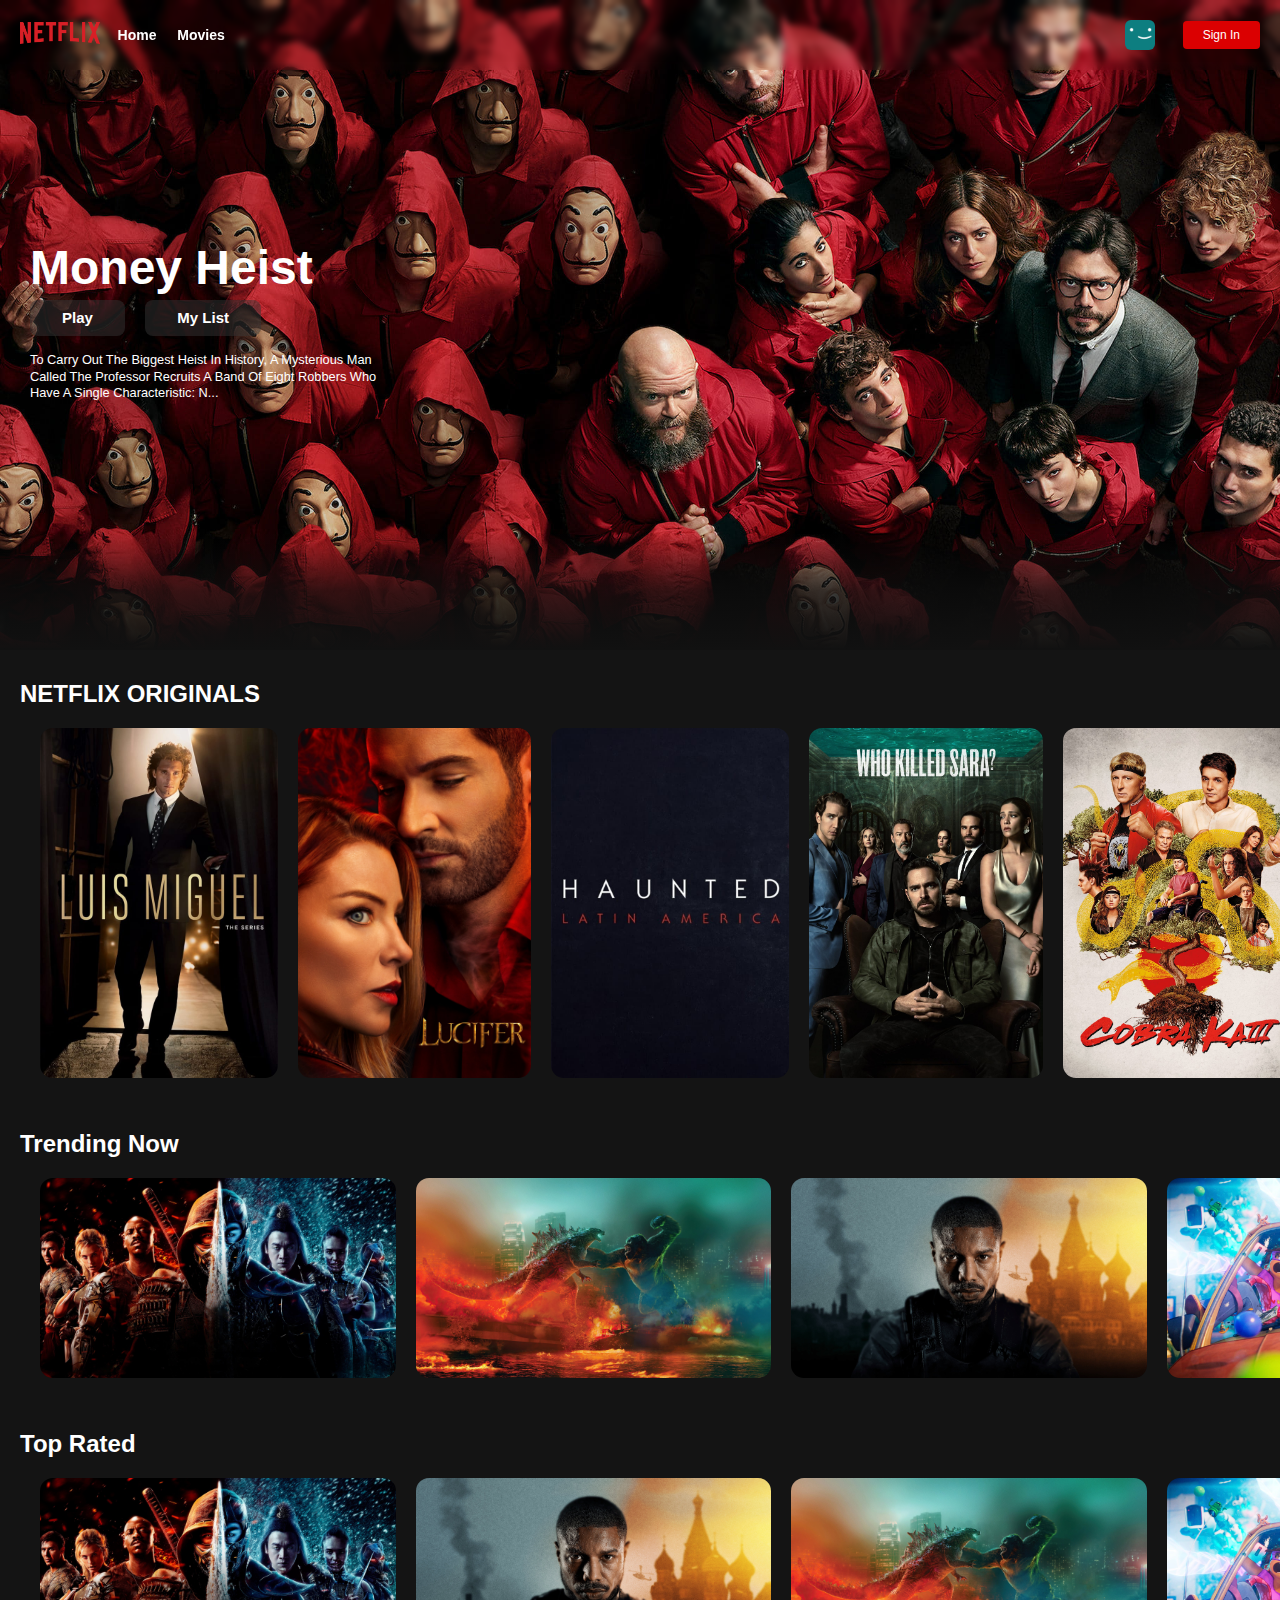
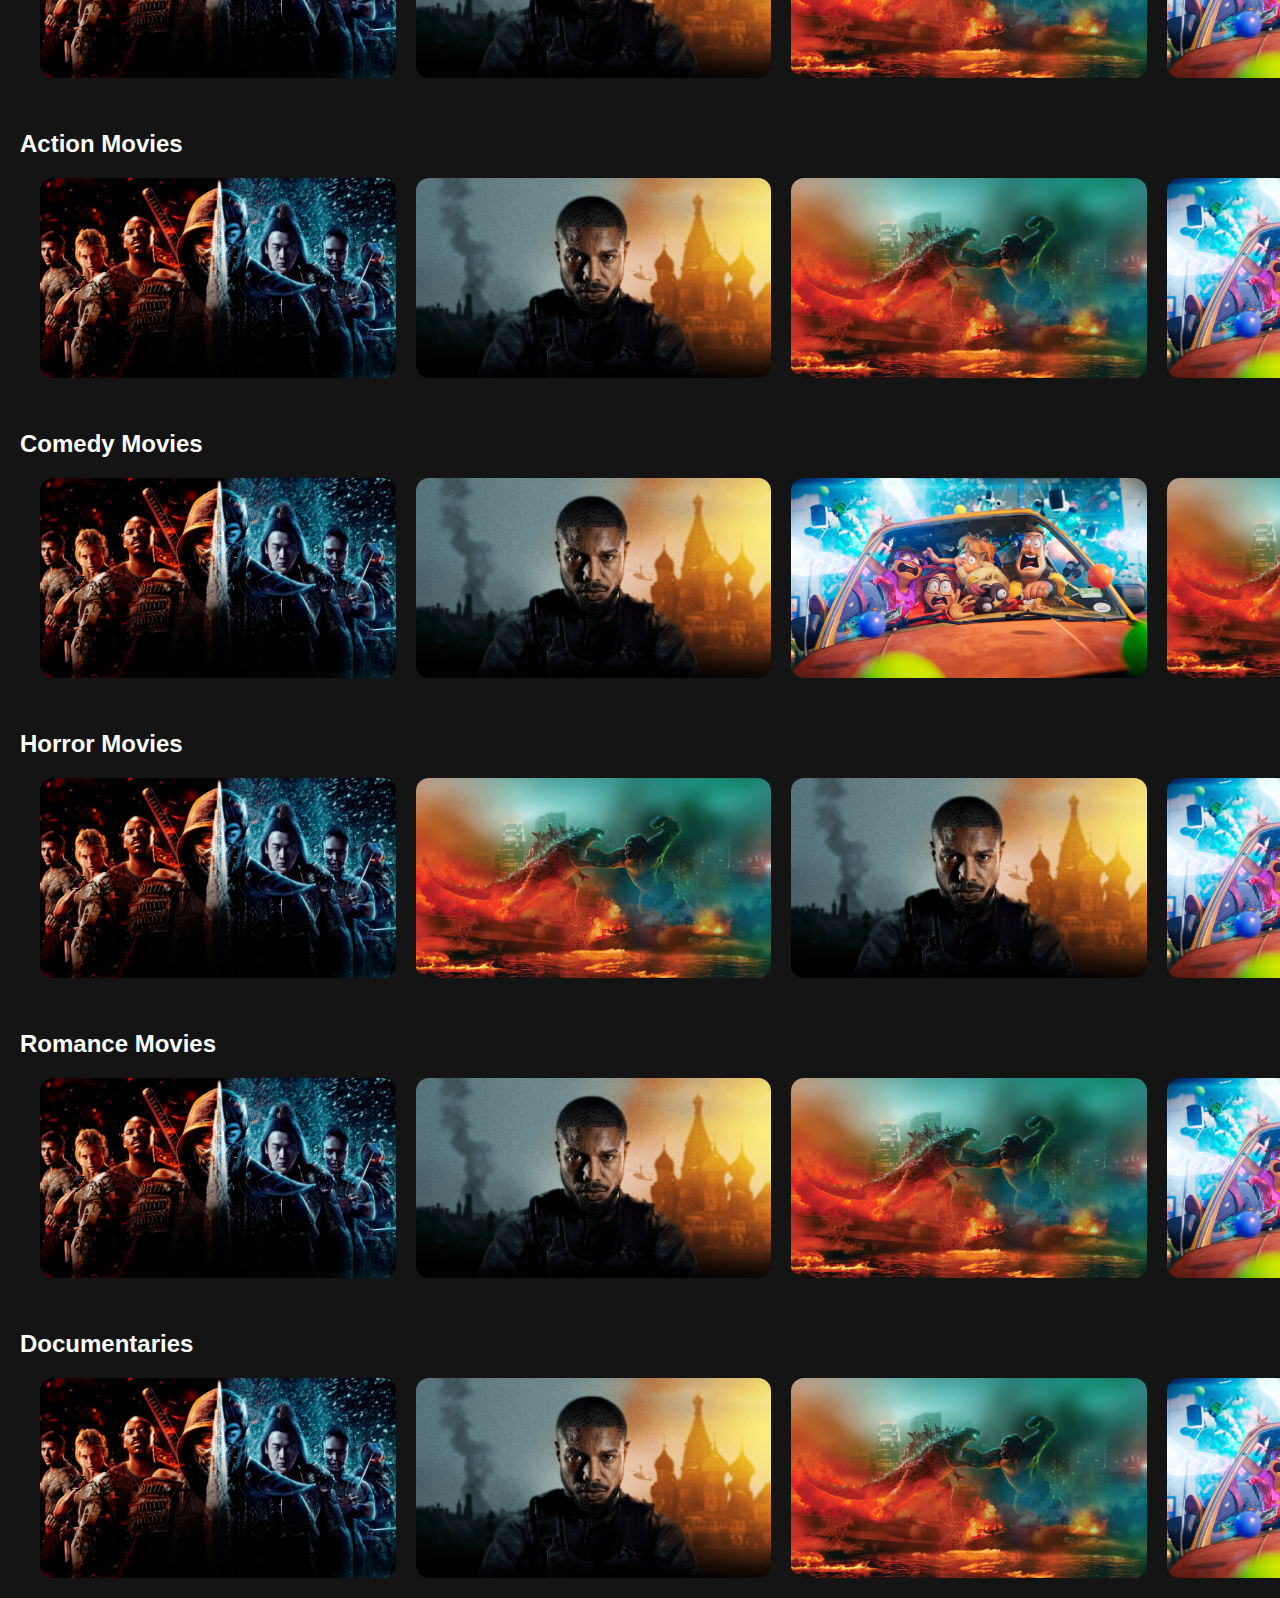
<file: Pages/movies.html>
<!DOCTYPE html>
<html lang="en">

<head>
  <meta charset="UTF-8" />
  <meta name="viewport" content="width=device-width, initial-scale=1.0" />
  <title>Netflix/Movies</title>
  <!-- ========== Start Links ========== -->
  <link rel="stylesheet" href="../style/style.css" />
  <link rel="shortcut icon" href="../images/favicon.ico" type="image/x-icon" />
  <!-- ========== End Links ========== -->
</head>

<body class="movies-page-body">

  <!-- ========== Start Section Nav ========== -->

  <!-- <nav class="nav" id="nav">
    <img src="../images/netflix-logo.png" alt="logo" class="nav-logo">
    <img src="../images/netflix-avatar.png" alt="" class="nav-avatar">
  </nav> -->
  <nav class="nav">
    <div class="nav-content">
      <a href="../index.html">
        <img class="nav-logo" src="../images/logo.png" alt="Netflix Logo" />
      </a>
      <ul>
        <li><a href="../index.html">Home</a></li>
        <li><a href="./movies.html">Movies</a></li>
      </ul>
    </div>

    <div class="btn-container">
      <img src="../images/netflix-avatar.png" alt="" class="nav-avatar">
      <button>Sign In</button>
    </div>
  </nav>
  <!-- ========== End Section Nav ========== -->

  <!-- ========== Start Section Banner ========== -->

  <div class="banner">
    <div class="banner-contents">
      <h1 class="banner-title">Money Heist</h1>
      <div class="banner-buttons">
        <button class="banner-btn">Play</button>
        <button class="banner-btn">My List</button>
      </div>
      <div class="banner-description">
        To Carry Out The Biggest Heist In History, A Mysterious Man Called The Professor Recruits A Band Of Eight
        Robbers Who Have a Single characteristic: n...
      </div>
    </div>
    <div class="banner-fadded-bottom">

    </div>
  </div>

  <!-- ========== End Section Banner ========== -->




  <!-- ========== Start Section Netflix Originals ========== -->

  <div class="row">
    <h2>NETFLIX ORIGINALS</h2>
    <div class="row__posters">
      <img src="../images/large-movie1.jpg" alt="movie banner" class="row__poster row__posterLarge" />
      <img src="../images/large-movie2.jpg" alt="movie banner" class="row__poster row__posterLarge" />
      <img src="../images/large-movie3.jpg" alt="movie banner" class="row__poster row__posterLarge" />
      <img src="../images/large-movie4.jpg" alt="movie banner" class="row__poster row__posterLarge" />
      <img src="../images/large-movie5.jpg" alt="movie banner" class="row__poster row__posterLarge" />
      <img src="../images/large-movie6.jpg" alt="movie banner" class="row__poster row__posterLarge" />
      <img src="../images/large-movie7.jpg" alt="movie banner" class="row__poster row__posterLarge" />
      <img src="../images/large-movie8.jpg" alt="movie banner" class="row__poster row__posterLarge" />
      <img src="../images/large-movie1.jpg" alt="movie banner" class="row__poster row__posterLarge" />
      <img src="../images/large-movie2.jpg" alt="movie banner" class="row__poster row__posterLarge" />
      <img src="../images/large-movie3.jpg" alt="movie banner" class="row__poster row__posterLarge" />
      <img src="../images/large-movie4.jpg" alt="movie banner" class="row__poster row__posterLarge" />
      <img src="../images/large-movie5.jpg" alt="movie banner" class="row__poster row__posterLarge" />
      <img src="../images/large-movie6.jpg" alt="movie banner" class="row__poster row__posterLarge" />
      <img src="../images/large-movie7.jpg" alt="movie banner" class="row__poster row__posterLarge" />
      <img src="../images/large-movie8.jpg" alt="movie banner" class="row__poster row__posterLarge" />
    </div>
  </div>

  <!-- ========== End Section Netflix Originals ========== -->




  <!-- ========== Start Section  Trending Now ========== -->



  <div class="row">
    <h2>Trending Now</h2>
    <div class="row__posters">
      <img src="../images/small-movie1.jpg" alt="movie banner" class="row__poster" />
      <img src="../images/small-movie3.jpg" alt="movie banner" class="row__poster" />
      <img src="../images/small-movie2.jpg" alt="movie banner" class="row__poster" />
      <img src="../images/small-movie4.jpg" alt="movie banner" class="row__poster" />
      <img src="../images/small-movie5.jpg" alt="movie banner" class="row__poster" />
      <img src="../images/small-movie7.jpg" alt="movie banner" class="row__poster" />
      <img src="../images/small-movie6.jpg" alt="movie banner" class="row__poster" />
      <img src="../images/small-movie1.jpg" alt="movie banner" class="row__poster" />
      <img src="../images/small-movie8.jpg" alt="movie banner" class="row__poster" />
      <img src="../images/small-movie2.jpg" alt="movie banner" class="row__poster" />
      <img src="../images/small-movie3.jpg" alt="movie banner" class="row__poster" />
      <img src="../images/small-movie6.jpg" alt="movie banner" class="row__poster" />
      <img src="../images/small-movie5.jpg" alt="movie banner" class="row__poster" />
      <img src="../images/small-movie4.jpg" alt="movie banner" class="row__poster" />
      <img src="../images/small-movie7.jpg" alt="movie banner" class="row__poster" />
      <img src="../images/small-movie8.jpg" alt="movie banner" class="row__poster" />
    </div>
  </div>

  <!-- ========== End Section  Trending Now ========== -->




  <!-- ========== Start Section  Top Rated ========== -->



  <div class="row">
    <h2>Top Rated</h2>
    <div class="row__posters">
      <img src="../images/small-movie1.jpg" alt="movie banner" class="row__poster" />
      <img src="../images/small-movie2.jpg" alt="movie banner" class="row__poster" />
      <img src="../images/small-movie3.jpg" alt="movie banner" class="row__poster" />
      <img src="../images/small-movie4.jpg" alt="movie banner" class="row__poster" />
      <img src="../images/small-movie5.jpg" alt="movie banner" class="row__poster" />
      <img src="../images/small-movie8.jpg" alt="movie banner" class="row__poster" />
      <img src="../images/small-movie7.jpg" alt="movie banner" class="row__poster" />
      <img src="../images/small-movie6.jpg" alt="movie banner" class="row__poster" />
      <img src="../images/small-movie2.jpg" alt="movie banner" class="row__poster" />
      <img src="../images/small-movie1.jpg" alt="movie banner" class="row__poster" />
      <img src="../images/small-movie5.jpg" alt="movie banner" class="row__poster" />
      <img src="../images/small-movie4.jpg" alt="movie banner" class="row__poster" />
      <img src="../images/small-movie3.jpg" alt="movie banner" class="row__poster" />
      <img src="../images/small-movie6.jpg" alt="movie banner" class="row__poster" />
      <img src="../images/small-movie7.jpg" alt="movie banner" class="row__poster" />
      <img src="../images/small-movie8.jpg" alt="movie banner" class="row__poster" />
    </div>
  </div>


  <!-- ========== End Section  Top Rated ========== -->




  <!-- ========== Start Section Action Movies ========== -->


  <div class="row">
    <h2>Action Movies</h2>
    <div class="row__posters">
      <img src="../images/small-movie1.jpg" alt="movie banner" class="row__poster" />
      <img src="../images/small-movie2.jpg" alt="movie banner" class="row__poster" />
      <img src="../images/small-movie3.jpg" alt="movie banner" class="row__poster" />
      <img src="../images/small-movie4.jpg" alt="movie banner" class="row__poster" />
      <img src="../images/small-movie8.jpg" alt="movie banner" class="row__poster" />
      <img src="../images/small-movie6.jpg" alt="movie banner" class="row__poster" />
      <img src="../images/small-movie5.jpg" alt="movie banner" class="row__poster" />
      <img src="../images/small-movie7.jpg" alt="movie banner" class="row__poster" />
      <img src="../images/small-movie1.jpg" alt="movie banner" class="row__poster" />
      <img src="../images/small-movie8.jpg" alt="movie banner" class="row__poster" />
      <img src="../images/small-movie2.jpg" alt="movie banner" class="row__poster" />
      <img src="../images/small-movie3.jpg" alt="movie banner" class="row__poster" />
      <img src="../images/small-movie4.jpg" alt="movie banner" class="row__poster" />
      <img src="../images/small-movie5.jpg" alt="movie banner" class="row__poster" />
      <img src="../images/small-movie6.jpg" alt="movie banner" class="row__poster" />
      <img src="../images/small-movie7.jpg" alt="movie banner" class="row__poster" />
    </div>
  </div>

  <!-- ========== End Section Action Movies ========== -->

  <!-- ========== Start Section Comedy Movies ========== -->


  <div class="row">
    <h2>Comedy Movies</h2>
    <div class="row__posters">
      <img src="../images/small-movie1.jpg" alt="movie banner" class="row__poster" />
      <img src="../images/small-movie2.jpg" alt="movie banner" class="row__poster" />
      <img src="../images/small-movie4.jpg" alt="movie banner" class="row__poster" />
      <img src="../images/small-movie3.jpg" alt="movie banner" class="row__poster" />
      <img src="../images/small-movie6.jpg" alt="movie banner" class="row__poster" />
      <img src="../images/small-movie5.jpg" alt="movie banner" class="row__poster" />
      <img src="../images/small-movie8.jpg" alt="movie banner" class="row__poster" />
      <img src="../images/small-movie7.jpg" alt="movie banner" class="row__poster" />
      <img src="../images/small-movie1.jpg" alt="movie banner" class="row__poster" />
      <img src="../images/small-movie3.jpg" alt="movie banner" class="row__poster" />
      <img src="../images/small-movie2.jpg" alt="movie banner" class="row__poster" />
      <img src="../images/small-movie4.jpg" alt="movie banner" class="row__poster" />
      <img src="../images/small-movie5.jpg" alt="movie banner" class="row__poster" />
      <img src="../images/small-movie6.jpg" alt="movie banner" class="row__poster" />
      <img src="../images/small-movie7.jpg" alt="movie banner" class="row__poster" />
      <img src="../images/small-movie8.jpg" alt="movie banner" class="row__poster" />
    </div>
  </div>

  <!-- ========== End Section Comedy Movies ========== -->



  <!-- ========== Start Section Horror Movies ========== -->


  <div class="row">
    <h2>Horror Movies</h2>
    <div class="row__posters">
      <img src="../images/small-movie1.jpg" alt="movie banner" class="row__poster" />
      <img src="../images/small-movie3.jpg" alt="movie banner" class="row__poster" />
      <img src="../images/small-movie2.jpg" alt="movie banner" class="row__poster" />
      <img src="../images/small-movie4.jpg" alt="movie banner" class="row__poster" />
      <img src="../images/small-movie6.jpg" alt="movie banner" class="row__poster" />
      <img src="../images/small-movie5.jpg" alt="movie banner" class="row__poster" />
      <img src="../images/small-movie8.jpg" alt="movie banner" class="row__poster" />
      <img src="../images/small-movie7.jpg" alt="movie banner" class="row__poster" />
      <img src="../images/small-movie2.jpg" alt="movie banner" class="row__poster" />
      <img src="../images/small-movie1.jpg" alt="movie banner" class="row__poster" />
      <img src="../images/small-movie3.jpg" alt="movie banner" class="row__poster" />
      <img src="../images/small-movie4.jpg" alt="movie banner" class="row__poster" />
      <img src="../images/small-movie5.jpg" alt="movie banner" class="row__poster" />
      <img src="../images/small-movie6.jpg" alt="movie banner" class="row__poster" />
      <img src="../images/small-movie7.jpg" alt="movie banner" class="row__poster" />
      <img src="../images/small-movie8.jpg" alt="movie banner" class="row__poster" />
    </div>
  </div>

  <!-- ========== End Section Horror Movies ========== -->



  <!-- ========== Start Section Romance Movies ========== -->


  <div class="row">
    <h2>Romance Movies</h2>
    <div class="row__posters">
      <img src="../images/small-movie1.jpg" alt="movie banner" class="row__poster" />
      <img src="../images/small-movie2.jpg" alt="movie banner" class="row__poster" />
      <img src="../images/small-movie3.jpg" alt="movie banner" class="row__poster" />
      <img src="../images/small-movie4.jpg" alt="movie banner" class="row__poster" />
      <img src="../images/small-movie5.jpg" alt="movie banner" class="row__poster" />
      <img src="../images/small-movie6.jpg" alt="movie banner" class="row__poster" />
      <img src="../images/small-movie7.jpg" alt="movie banner" class="row__poster" />
      <img src="../images/small-movie8.jpg" alt="movie banner" class="row__poster" />
      <img src="../images/small-movie1.jpg" alt="movie banner" class="row__poster" />
      <img src="../images/small-movie2.jpg" alt="movie banner" class="row__poster" />
      <img src="../images/small-movie3.jpg" alt="movie banner" class="row__poster" />
      <img src="../images/small-movie4.jpg" alt="movie banner" class="row__poster" />
      <img src="../images/small-movie5.jpg" alt="movie banner" class="row__poster" />
      <img src="../images/small-movie6.jpg" alt="movie banner" class="row__poster" />
      <img src="../images/small-movie7.jpg" alt="movie banner" class="row__poster" />
      <img src="../images/small-movie8.jpg" alt="movie banner" class="row__poster" />
    </div>
  </div>

  <!-- ========== End Section Romance Movies ========== -->



  <!-- ========== Start Section Documentaries ========== -->


  <div class="row">
    <h2>Documentaries</h2>
    <div class="row__posters">
      <img src="../images/small-movie1.jpg" alt="movie banner" class="row__poster" />
      <img src="../images/small-movie2.jpg" alt="movie banner" class="row__poster" />
      <img src="../images/small-movie3.jpg" alt="movie banner" class="row__poster" />
      <img src="../images/small-movie4.jpg" alt="movie banner" class="row__poster" />
      <img src="../images/small-movie5.jpg" alt="movie banner" class="row__poster" />
      <img src="../images/small-movie6.jpg" alt="movie banner" class="row__poster" />
      <img src="../images/small-movie7.jpg" alt="movie banner" class="row__poster" />
      <img src="../images/small-movie8.jpg" alt="movie banner" class="row__poster" />
      <img src="../images/small-movie1.jpg" alt="movie banner" class="row__poster" />
      <img src="../images/small-movie2.jpg" alt="movie banner" class="row__poster" />
      <img src="../images/small-movie3.jpg" alt="movie banner" class="row__poster" />
      <img src="../images/small-movie4.jpg" alt="movie banner" class="row__poster" />
      <img src="../images/small-movie5.jpg" alt="movie banner" class="row__poster" />
      <img src="../images/small-movie6.jpg" alt="movie banner" class="row__poster" />
      <img src="../images/small-movie7.jpg" alt="movie banner" class="row__poster" />
      <img src="../images/small-movie8.jpg" alt="movie banner" class="row__poster" />
    </div>
  </div>

  <!-- ========== End Section Documentaries ========== -->


</body>

</html>
</file>
<file: style/style.css>
* {
  margin: 0;
  padding: 0;
  box-sizing: border-box;
  font-family: Arial, Helvetica, sans-serif;
  border: none;
  text-decoration: none;
  list-style: none;
  text-transform: capitalize;
}

body {
  background: #000;
  color: #fff;
}
/***** Header Section *****/

.header {
  width: 100%;
  height: 100vh;
  background-image: linear-gradient(rgba(0, 0, 0, 0.7), rgba(0, 0, 0, 0.7)),
    url(../images/header-image.png);
  background-size: cover;
  background-position: center;
  position: relative;

  & .nav-bar {
    width: 100%;
    display: flex;
    align-items: center;
    justify-content: space-between;
    padding: 15px;
    backdrop-filter: blur(9px);
    position: sticky;
    top: 0;
    z-index: 999;

    & .nav-content {
      display: flex;
      gap: 3rem;
      align-items: center;
    }
    & ul {
      display: flex;
      gap: 1.6rem;

      & li a {
        color: #fff;
        font-size: 14px;
        font-weight: 700;
      }
    }

    & .logo {
      width: 150px;
      cursor: pointer;
    }
    & .btn-container button {
      border: 0;
      outline: 0;
      background: #db0001;
      color: #fff;
      padding: 7px 20px;
      font-size: 12px;
      border-radius: 4px;
      -webkit-border-radius: 4px;
      -moz-border-radius: 4px;
      -ms-border-radius: 4px;
      -o-border-radius: 4px;
      margin-left: 10px;
      cursor: pointer;
    }

    & .btn-container .lan-btn {
      display: inline-flex;
      align-items: center;
      background: transparent;
      border: 1px solid #fff;
      padding: 7px 10px;
    }
    & .btn-container .lan-btn img {
      width: 10px;
      margin-left: 10px;
    }
  }
  .header-content {
    position: absolute;
    top: 50%;
    left: 50%;
    transform: translate(-50%, -50%);
    -webkit-transform: translate(-50%, -50%);
    -moz-transform: translate(-50%, -50%);
    -ms-transform: translate(-50%, -50%);
    -o-transform: translate(-50%, -50%);
    text-align: center;
    margin-top: 100px;

    & h1 {
      font-size: 60px;
      line-height: 70px;
      font-weight: 600;
      max-width: 650px;
    }
    & h3 {
      font-weight: 400;
      margin-bottom: 22px;
    }
    & .email-signup {
      background: #fff;
      border-radius: 4px;
      -webkit-border-radius: 4px;
      -moz-border-radius: 4px;
      -ms-border-radius: 4px;
      -o-border-radius: 4px;
      display: flex;
      align-items: center;
      margin-top: 30px;
      overflow: hidden;

      & input {
        flex: 1;
        border: 0;
        outline: 0;
        margin-left: 20px;
      }
      & button {
        background: #db0001;
        border: 0;
        outline: 0;
        color: #fff;
        font-size: 16px;
        cursor: pointer;
        padding: 15px 30px;
      }
    }
  }
}

/***** End Header Section *****/

/***** Features Section *****/

.features {
  padding: 50px 12%;
  font-size: 22px;

  & .row {
    display: flex;
    width: 100%;
    align-items: center;
    gap: 4rem;
    flex-wrap: wrap;
    padding: 50px 0;

    & .text-col {
      flex-basis: 50%;
      margin-bottom: 20px;

      & h2 {
        font-size: 50px;
        font-weight: 600;
        margin-bottom: 20px;
      }
    }
  }
}

/***** End Features Section *****/

.secImg {
  position: relative;
}

.secImg img {
  width: 555px;
  position: relative;
  z-index: 10;
}

.secImg video {
  position: absolute;
  top: 51px;
  right: 0;
  opacity: 0.3;
}

/***** FAQ Section *****/

.faq {
  padding: 10px 12%;
  text-align: center;
  border-bottom: 7px solid #535353;
  font-size: 18px;

  & h2 {
    font-size: 40px;
    font-weight: 500;
  }
  & .accordion {
    margin: 60px auto;
    width: 100%;
    max-width: 750px;

    & li {
      width: 100%;
      padding: 5px;
      & input[type="radio"] {
        display: none;
      }
      & label {
        display: flex;
        align-items: center;
        padding: 20px;
        font-size: 18px;
        font-weight: 500;
        background: #303030;
        margin-bottom: 2px;
        cursor: pointer;
        position: relative;
        &::after {
          content: "+";
          font-size: 30px;
          position: absolute;
          right: 20px;
          transition: rotate 0.6s;
          -webkit-transition: rotate 0.6s;
          -moz-transition: rotate 0.6s;
          -ms-transition: rotate 0.6s;
          -o-transition: rotate 0.6s;
        }
      }
    }
    & .content {
      background: #303030;
      text-align: left;
      padding: 0 20px;
      max-height: 0;
      overflow: hidden;
      transition: max-height 0.8s;
      -webkit-transition: max-height 0.8s;
      -moz-transition: max-height 0.8s;
      -ms-transition: max-height 0.8s;
      -o-transition: max-height 0.8s;
    }
    & input[type="radio"]:checked + label + .content {
      max-height: 600px;
      padding: 30px 20px;
    }
    & input[type="radio"]:checked + label::after {
      rotate: 135deg;
    }
  }
  & .email-signup {
    background: #fff;
    border-radius: 4px;
    -webkit-border-radius: 4px;
    -moz-border-radius: 4px;
    -ms-border-radius: 4px;
    -o-border-radius: 4px;
    display: flex;
    align-items: center;
    margin: 20px auto 60px;
    max-width: 600px;
    overflow: hidden;

    & input {
      flex: 1;
      border: 0;
      outline: 0;
      margin-left: 20px;
    }
    & button {
      background: #db0001;
      border: 0;
      outline: 0;
      color: #fff;
      font-size: 16px;
      cursor: pointer;
      padding: 15px 30px;
    }
  }
  & small {
    font-size: 14px;
  }
}

/***** End FAQ Section *****/

/***** Footer Section *****/

footer {
  width: 100%;
  max-width: 850px;
  margin: 60px auto;
  color: #919191;
  & .footer-content {
    display: flex;
    flex-direction: column;
    justify-content: center;
    gap: 2rem;

    & .lan-btn {
      display: inline-flex;
      align-items: center;
      background: transparent;
      border: 1px solid #fff;
      gap: 1rem;
      padding: 10px 10px;
      color: #fff;
      max-width: max-content;
    }
    & .lan-btn img {
      width: 10px;
      margin-left: 10px;
    }
  }
  & .ul-container {
    display: flex;
    gap: 9rem;

    & ul {
      flex-grow: 1;
      flex-basis: 30%;
    }

    & ul li {
      line-height: 1.6rem;
      font-size: 14px;
    }
  }
}

/***** End Footer Section *****/

/***** scrollbar Section *****/

/* width */
::-webkit-scrollbar {
  width: 0.6rem;
}

/* Track */
::-webkit-scrollbar-track {
  background: #a3a3a3;
}

/* Handle */
::-webkit-scrollbar-thumb {
  background: #db0001;
}

/* Handle on hover */
::-webkit-scrollbar-thumb:hover {
  background: #661818;
}

/***** End scrollbar Section *****/

/***** Section media screen *****/
@media screen and (max-width: 1024px) {
  .features .row {
    flex-direction: column;
    justify-content: center;
    text-align: center;
  }
}
@media screen and (width <= 768px) {
  .header .header-content h1 {
    font-size: 45px;
    line-height: 54px;
  }
  .order_1 {
    order: 1;
  }
  .order_2 {
    order: 2;
  }
}
@media screen and (width <= 568px) {
  .header .nav-bar .logo {
    width: 100px;
  }
  .header .header-content h1 {
    font-size: 35px;
    line-height: 44px;
  }
  .header {
    & .btn-container button {
      border: 0;
      outline: 0;
      background: #db0001;
      color: #fff;
      padding: 5px 15px;
      font-size: 10px;
      border-radius: 4px;
      -webkit-border-radius: 4px;
      -moz-border-radius: 4px;
      -ms-border-radius: 4px;
      -o-border-radius: 4px;
      margin-left: 10px;
      cursor: pointer;
    }
    & .btn-container .lan-btn {
      display: inline-flex;
      align-items: center;
      background: transparent;
      border: 1px solid #fff;
      padding: 5px 8px;
    }
    & .btn-container .lan-btn img {
      width: 8px;
      margin-left: 8px;
    }
  }
  .header .header-content {
    & .email-signup {
      background: #fff;
      border-radius: 4px;
      -webkit-border-radius: 4px;
      -moz-border-radius: 4px;
      -ms-border-radius: 4px;
      -o-border-radius: 4px;
      display: flex;
      align-items: center;
      margin: 20px auto 60px;
      max-width: 600px;
      overflow: hidden;

      & input {
        flex: 1;
        border: 0;
        outline: 0;
        margin-left: 20px;
      }
      & button {
        background: #db0001;
        border: 0;
        outline: 0;
        color: #fff;
        font-size: 14px;
        cursor: pointer;
        padding: 6px 35px;
      }
    }
  }
  .features .row {
    flex-direction: column;
  }
  .features .row .text-col h2 {
    font-size: 25px;
    font-weight: 600;
    margin-bottom: 16px;
  }
  .features .row .text-col p {
    font-size: 16px;
  }
  .secImg img {
    width: 100%;
    position: relative;
    z-index: 10;
  }
  .secImg video {
    position: absolute;
    top: 20px;
    right: 0;
    opacity: 0.3;
    width: 100%;
  }
  .faq .accordion li label {
    display: flex;
    align-items: center;
    justify-content: space-between;
    padding: 19px;
    font-size: 15px;
    font-weight: 500;
    text-align: left;
    background: #303030;
    margin-bottom: 2px;
    cursor: pointer;
    position: relative;
  }
  .faq .accordion li label::after {
    content: "+";
    font-size: 20px;
    position: absolute;
    right: 15px;
    transition: rotate 0.6s;
    -webkit-transition: rotate 0.6s;
    -moz-transition: rotate 0.6s;
    -ms-transition: rotate 0.6s;
    -o-transition: rotate 0.6s;
  }
  .faq h2 {
    font-size: 36px;
    font-weight: 500;
  }
  footer .footer-content {
    align-items: center;
  }
  footer .ul-container {
    display: flex;
    gap: 2.4rem;
    flex-direction: column;
    align-content: center;
    align-items: flex-start;
    justify-content: center;
    flex-wrap: wrap;
  }
}

/***** End Section media screen *****/

/*****  Movies page CSS *****/

.movies-page-body {
  background: #141414;
  color: #fff;
}
.row {
  color: #fff;
  margin-left: 20px;
  margin-top: 2rem;

  & .row__poster {
    width: 100%;
    object-fit: contain;
    max-height: 200px;
    margin-right: 20px;
    border-radius: 13px;
    transition: transform 450ms;
    -webkit-transition: transform 450ms;
    -moz-transition: transform 450ms;
    -ms-transition: transform 450ms;
    -o-transition: transform 450ms;

    &:hover {
      transform: scale(1.07);
      -webkit-transform: scale(1.07);
      -moz-transform: scale(1.07);
      -ms-transform: scale(1.07);
      -o-transform: scale(1.07);
    }
  }
  & .row__posterLarge {
    max-height: 350px;

    &:hover {
      transform: scale(1.09);
      -webkit-transform: scale(1.09);
      -moz-transform: scale(1.09);
      -ms-transform: scale(1.09);
      -o-transform: scale(1.09);
    }
  }
  & .row__posters {
    display: flex;
    overflow-y: hidden;
    overflow-x: scroll;
    padding: 20px;

    &::-webkit-scrollbar {
      display: none;
    }
  }
}

.banner {
  background-image: url(../images/banner.jpg);
  background-size: cover;
  background-position: center center;
  object-fit: contain;
  height: 648px;
}
.banner-contents {
  margin-left: 30px;
  padding-top: 240px;
  height: 190px;
}

.banner-title {
  font-size: 3rem;
  font-weight: 800;
  padding-bottom: 0.3rem;
}
.banner-description {
  width: 45rem;
  line-height: 1.3;
  padding-top: 1rem;
  font-size: 0.8rem;
  max-width: 360px;
  height: 180px;
}
.banner-btn {
  cursor: pointer;
  color: #fff;
  outline: none;
  border: none;
  font-size: 15px;
  font-weight: 700;
  border-radius: 0.5rem;
  -webkit-border-radius: 0.5rem;
  -moz-border-radius: 0.5rem;
  -ms-border-radius: 0.5rem;
  -o-border-radius: 0.5rem;
  padding: 0.6rem 2rem;
  margin-right: 1rem;
  background-color: rgba(51, 51, 51, 0.5);

  &:hover {
    color: #000;
    background-color: #e6e6e6;
    transition: all 0.3s;
    -webkit-transition: all 0.3s;
    -moz-transition: all 0.3s;
    -ms-transition: all 0.3s;
    -o-transition: all 0.3s;
  }
}
.banner-fadded-bottom {
  margin-top: 292px;
  height: 7.4rem;
  background-image: linear-gradient(
    180deg,
    transparent,
    rgba(14, 14, 14, 0.75),
    #111
  );
}

.nav {
  position: fixed;
  top: 0;
  width: 100%;
  display: flex;
  justify-content: space-between;
  align-items: center;
  padding: 20px;
  z-index: 1;
  transition-timing-function: ease-in;
  transition: all 0.6s;
  -webkit-transition: all 0.6s;
  -moz-transition: all 0.6s;
  -ms-transition: all 0.6s;
  -o-transition: all 0.6s;
  backdrop-filter: blur(3px);

  & .btn-container {
    display: flex;
    align-items: center;
    gap: 1.1rem;
  }

  & .nav-content {
    display: flex;
    align-items: center;
    gap: 1.1rem;

    & ul {
      display: flex;
      gap: 1.3rem;
      & li a {
        color: #fff;
        font-size: 14px;
        font-weight: 700;
      }
    }
  }

  & .btn-container button {
    border: 0;
    outline: 0;
    background: #db0001;
    color: #fff;
    padding: 7px 20px;
    font-size: 12px;
    border-radius: 4px;
    -webkit-border-radius: 4px;
    -moz-border-radius: 4px;
    -ms-border-radius: 4px;
    -o-border-radius: 4px;
    margin-left: 10px;
    cursor: pointer;
  }
  & .nav-avatar {
    width: 30px;
    border-radius: 20%;
    object-fit: cover;
    -webkit-border-radius: 20%;
    -moz-border-radius: 20%;
    -ms-border-radius: 20%;
    -o-border-radius: 20%;
  }
  & .nav-logo {
    width: 80px;
    object-fit: contain;
  }
}
/***** End  Movies page CSS *****/

@media screen and (max-width: 430px) {
  .row .row__poster {
    height: 140px;
  }
  .banner-title {
    font-size: 1.9rem;
  }
  .banner-description {
    line-height: 1;
    font-size: 0.6rem;
  }
}
</file>
